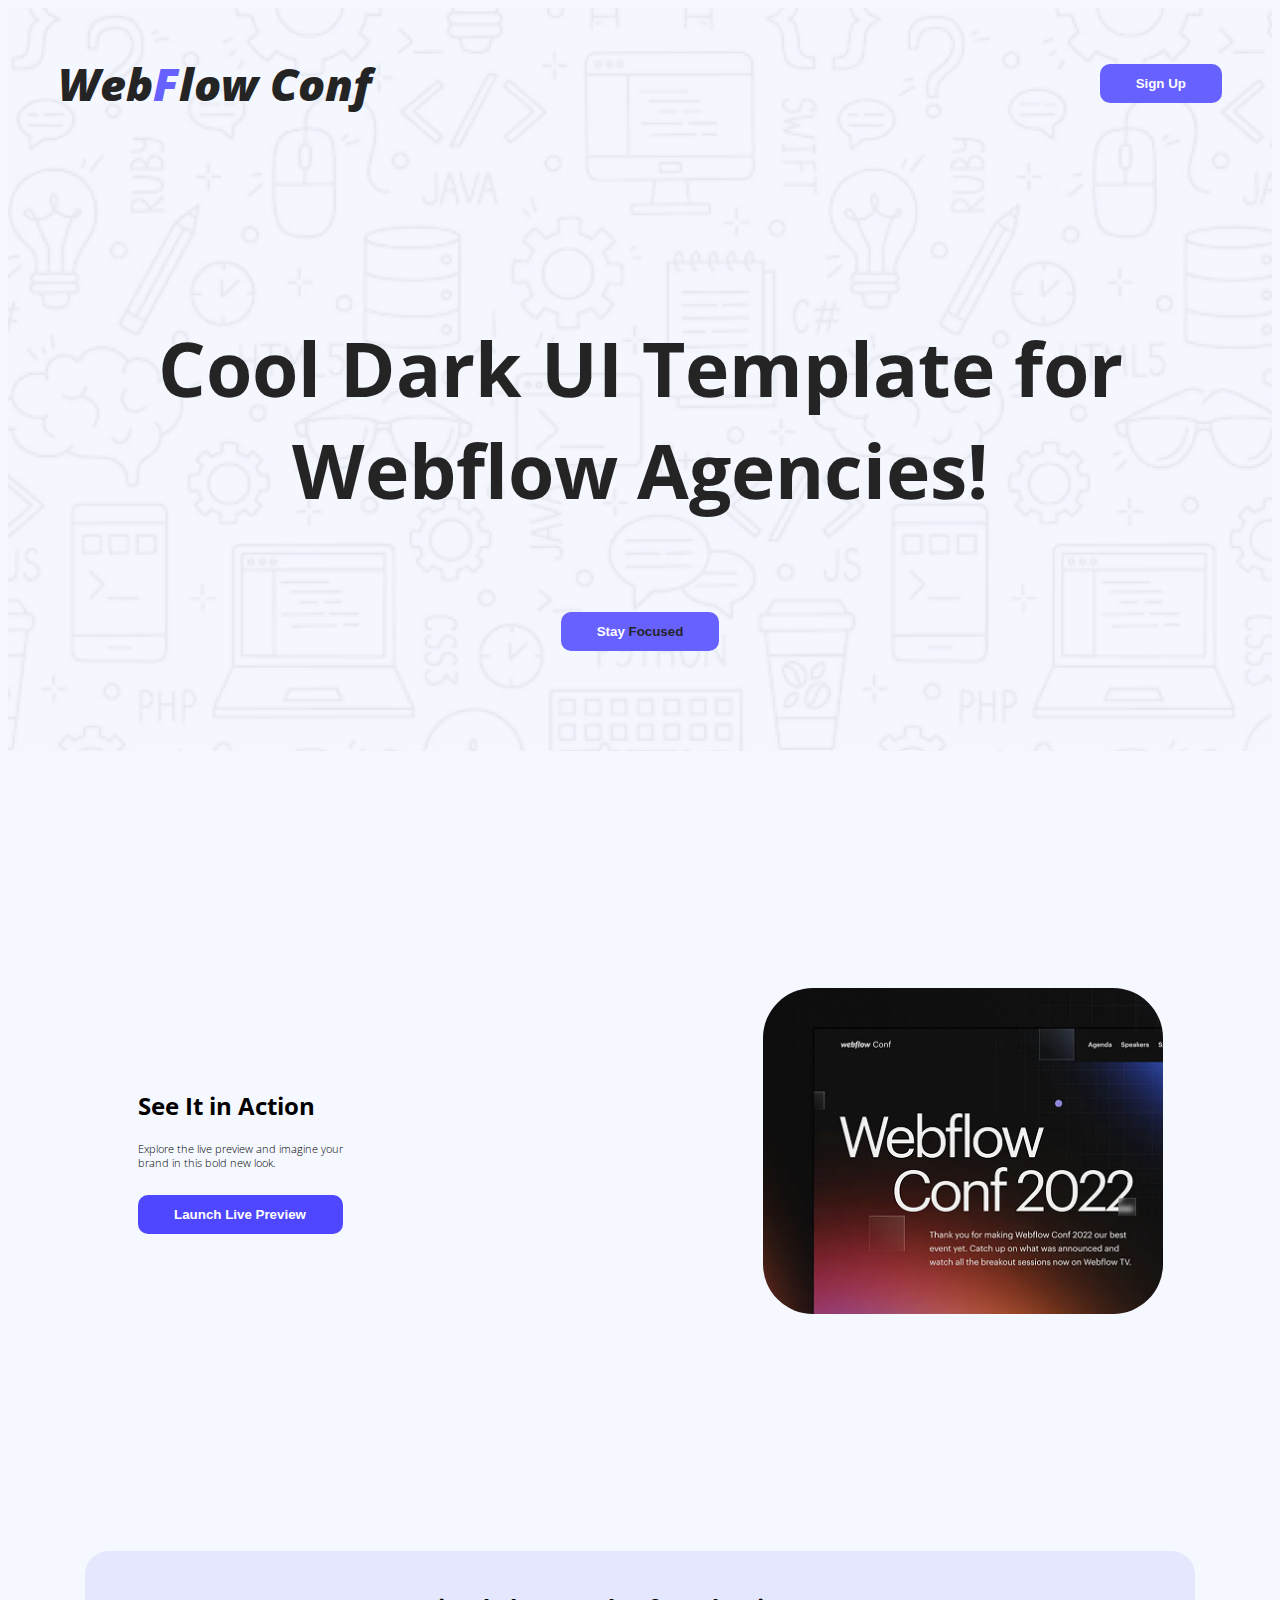
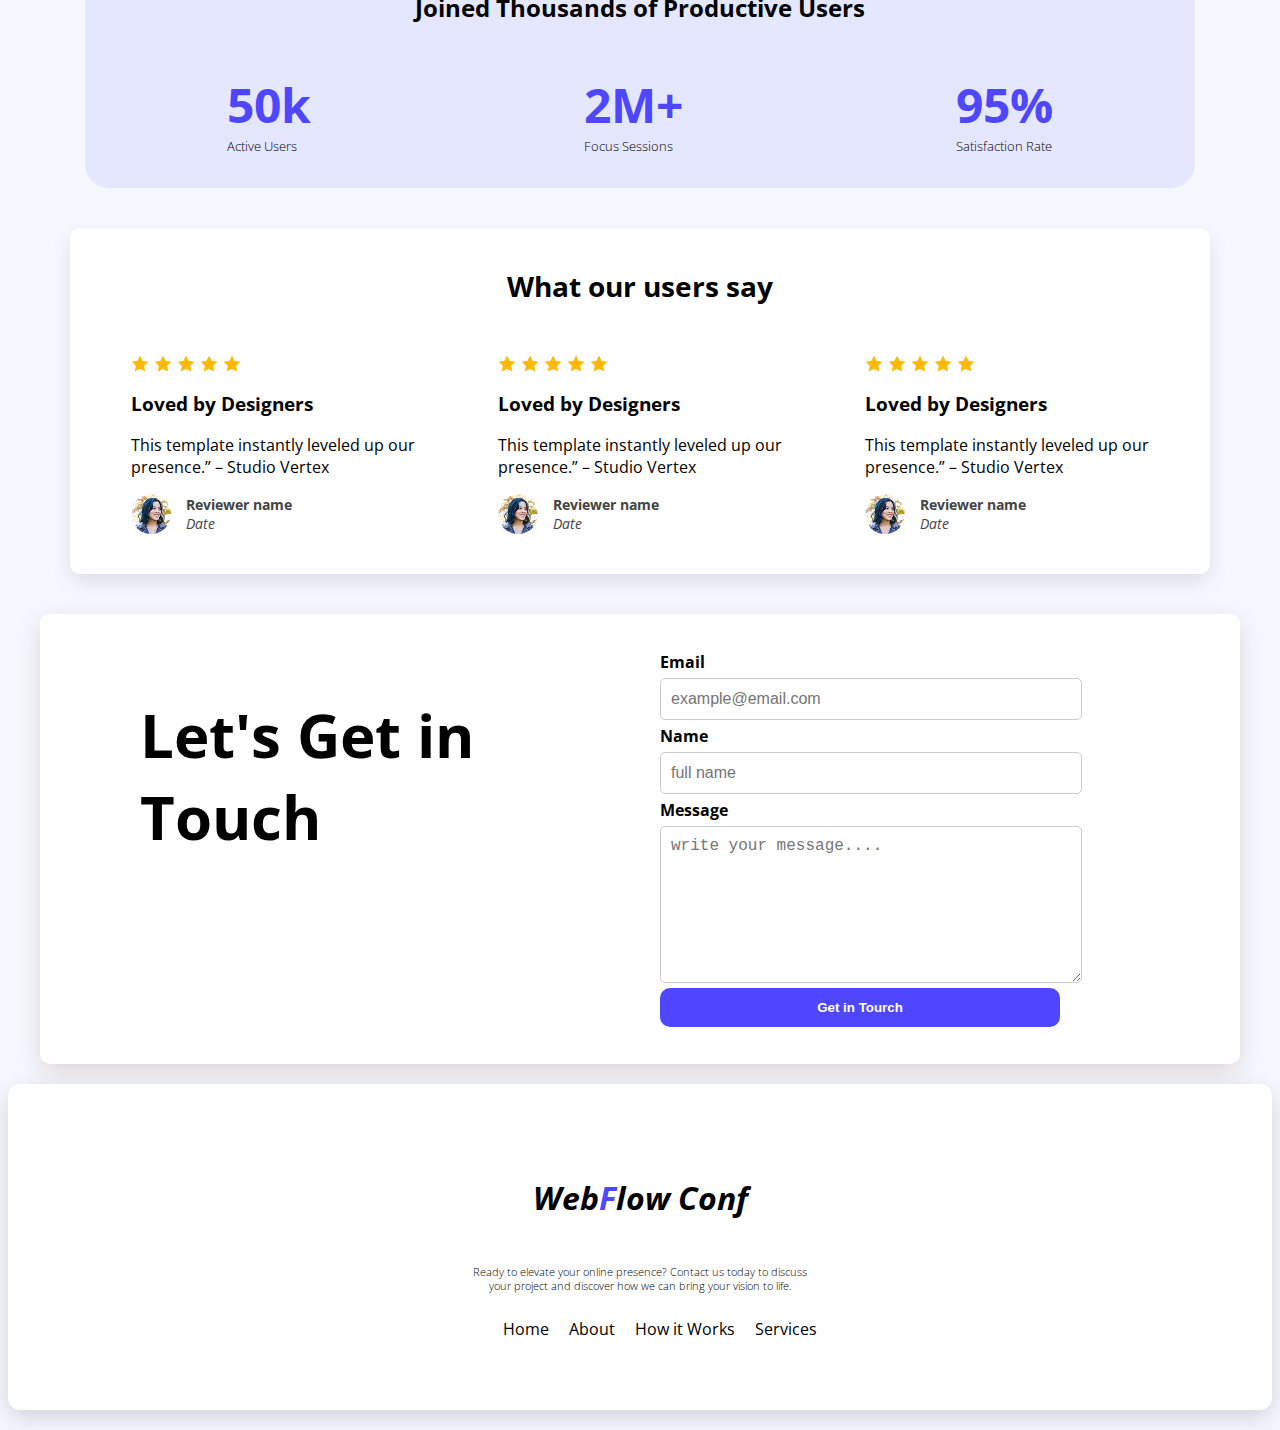
<file: index.html>
<!DOCTYPE html>
<html lang="en">
<head>
    <meta charset="UTF-8">
    <meta name="viewport" content="width=device-width, initial-scale=1.0">
    <title>WebFlow Agencies</title>
    <link rel="preconnect" href="https://fonts.googleapis.com">
    <link rel="preconnect" href="https://fonts.gstatic.com" crossorigin>
    <link href="https://fonts.googleapis.com/css2?family=Open+Sans:ital,wght@0,300..800;1,300..800&display=swap" rel="stylesheet">
    
    <link rel="stylesheet" href="styles/web.css">
</head>
<body>
    <header class="open-sans-normal header">
        <nav>
            <h3 class="nav-title"><em>Web<span class="flow-color">F</span>low Conf</em></h3>

            <ul>
                <li><a href="#"><button class="btn-primary">Sign Up</button></a></li>
            </ul>
        </nav>

        <div class="banner">
            
                <h2>Cool Dark UI Template for<br>Webflow Agencies!</h2>
                <button class="btn-primary">Stay <span class="focused-color">Focused</span></button>

        </div>

    </header>

    <main class="open-sans-normal">
        <section class="section">
            <div class="div">
                <h2>See It in Action</h2>
                <h6>Explore the live preview and imagine your<br>brand in this bold new look.</h6>
                
                <button class="btn-primary">Launch Live Preview</button>
            </div>

            <img src="assets/wc-mini.png" alt="image" class="image">
        
        </section>

        <section class="productive-user">

            <h2>Joined Thousands of Productive Users</h2>
               
            <div class="user-items">
                <div class="user-item">
                    <p class="item-title">50k</p>
                    <p class="item-des">Active Users</p>
                </div>
                <div class="user-item">
                    <p class="item-title">2M+</p>
                    <p class="item-des">Focus Sessions</p>
                </div>
                <div class="user-item">
                    <p class="item-title">95%</p>
                    <p class="item-des">Satisfaction Rate</p>
                </div>
            </div>
            
        </section>

        <section class="users-say">
             <div class="u-title">
                <h1>What our users say</h1>

                <div class="main">
                <div class="users">
                    <div class="stars">
                        <img src="assets/icon-star.png" alt="">
                        <img src="assets/icon-star.png" alt="">
                        <img src="assets/icon-star.png" alt="">
                        <img src="assets/icon-star.png" alt="">
                        <img src="assets/icon-star.png" alt="">
                    </div>
                    <h3>Loved by Designers</h3>
                    <p>This template instantly leveled up our<br>presence.” – Studio Vertex</p>
                    
                    <div class="rev-info">
                        <img src="assets/avatar.png" alt="">
                         <div class="details">
                           <p><strong>Reviewer name</strong></p>
                           <p><em>Date</em></p>
                         </div>
                    </div>  
                </div>

                 <div class="users">
                    <div class="stars">
                        <img src="assets/icon-star.png" alt="">
                        <img src="assets/icon-star.png" alt="">
                        <img src="assets/icon-star.png" alt="">
                        <img src="assets/icon-star.png" alt="">
                        <img src="assets/icon-star.png" alt="">
                    </div>
                    <h3>Loved by Designers</h3>
                    <p>This template instantly leveled up our<br>presence.” – Studio Vertex</p>
                    
                    <div class="rev-info">
                        <img src="assets/avatar.png" alt="">
                         <div class="details">
                           <p><strong>Reviewer name</strong></p>
                           <p><em>Date</em></p>
                         </div>
                    </div>
                </div>

                 <div class="users">
                    <div class="stars">
                        <img src="assets/icon-star.png" alt="">
                        <img src="assets/icon-star.png" alt="">
                        <img src="assets/icon-star.png" alt="">
                        <img src="assets/icon-star.png" alt="">
                        <img src="assets/icon-star.png" alt="">
                    </div>
                    <h3>Loved by Designers</h3>
                    <p>This template instantly leveled up our<br>presence.” – Studio Vertex</p>
                    
                    <div class="rev-info">
                        <img src="assets/avatar.png" alt="">
                         <div class="details">
                           <p><strong>Reviewer name</strong></p>
                           <p><em>Date</em></p>
                         </div>
                    </div>
                </div>


                </div>
                
             </div>
        </section>

        <section class="contact-form">
                <h2>Let's Get in Touch</h2>

                <form class="right-side">
                    <label for="email">Email</label>
                    <input type="email" id="email" name="email" placeholder="example@email.com" required>

                    <label for="name">Name</label>
                    <input type="name" id="name" name="name" placeholder="full name" required>

                    <label for="message">Message</label>
                    <textarea type="message" id="message" name="message" placeholder="write your message...." required></textarea>

                    <button type="submit" class="btn-primary">Get in Tourch</button>
                </form>



        
        </section>



    </main>

    <footer class="open-sans-normal">
        <div class="footer">
            <h1><i>Web<span class="flow-color">F</span>low Conf</i></h1>
            
            <h6>Ready to elevate your online presence? Contact us today to discuss<br>your project and discover how we can bring your vision to life.</h6>
        
             <ul>
                <li>Home</li>
                <li>About</li>
                <li>How it Works</li>
                <li>Services</li>
             </ul>
        </div>

    </footer>
    
</body>
</html>
</file>
<file: styles/web.css>
body{
    background-color: #F5F8FF;
}
/*font....*/

.open-sans-normal {
  font-family: "Open Sans", sans-serif;
  font-optical-sizing: auto;
  font-style: normal;
  font-variation-settings: 
  "wdth" 100;
}

.flow-color{
    color: #4E47FF;
}

.btn-primary{
    background-color: #4E47FF;
    font-weight: bolder;
    color: white;
    padding: 12px 36px;
    border: 5px;
    border-radius: 10px;
    opacity: 100%;

}
.btn-primary:hover{
    background-color: #ffd900;
    box-shadow: 0 8px 16px rgba(0,0,0,0.2);
    transform: scale(1.05);
    cursor: pointer;
}


/* nav section*/

nav{
    display: flex;
    align-items: center;
    justify-content: space-between;
    opacity: 100%;
    margin-top: auto;
    padding: 0 50px;
    gap: 50px;

}

.nav-title{
    font-weight: 800;
    font-size: 45px;

}

nav ul li{
    list-style: none;
}

.banner{
    text-align: center;
    margin-top: 158px;
    font-weight: bolder;
    font-size: 50px;
}
.focused-color{
    color: rgb(0, 0, 0);
}

.header{
    background-image: url(../assets/hero-bg.png);
    background-repeat: no-repeat;
    background-size: cover;
    padding-bottom: 100px;
    opacity: 85%;
    
}

.section{
    display: flex;
    margin: 0 auto;
    justify-content: center;
    align-items: center;
    padding: 200px 0;
    gap: 400px;

    width: 1100px;
    height: 400px;
    
    margin: 0 auto;
}


.div{
  max-width: 500px;
  max-height: 200px;
  display: flex;
  flex-direction: column;
  justify-content: center;
  padding: 20px;
  color: rgb(0, 0, 0);
  text-align: left;
}

.div h2{
    margin-bottom: 20px;

}
.div h6{
    margin-top: 0;
    font-weight: lighter;
}

.image{
    max-width: 400px;
    max-height: 400px;
    border-radius: 50px;
}

.productive-user{

    margin: 0 auto;
    max-width: 1100px;
    max-height: 300px;
    padding: 20px 5px;
    background-color: #E5E7FF;
    border-radius: 24px;
    box-shadow: 0 4 4 0  #00000069 25%;

}
.productive-user h2{
    text-align: top;
    text-align: center;
    margin-bottom: 0;
}

.user-items{
    display: flex;
    justify-content: space-around ;
    margin-top:0;
}
.user-item{
    margin: 0 auto;
    
}
.item-title{
    font-weight:bolder;
    font-size: 3.0rem;
    color:#4E47FF;
    margin-bottom: 0;
}
.item-des{
   
    font-weight: lighter;
    font-size: small;
    flex-direction: column;
    color:black;
    margin-top: 0;
}


.contact-form{

    display: flex;
    margin: 0 auto;
    padding: 20px 20x;
    max-width: 1200px;
    max-height: 650px;
    background-color: hsl(0, 0%, 100%);
    margin-top: 30px;
    justify-content:space-between;
    box-shadow: 0 8px 24px rgb(221, 214, 214);
    border-radius: 10px;
}

.contact-form h2{
    flex:1;
    margin: 0 auto;
    padding: 80px;
    margin-left: 20px;
    font-size: 60PX;
    font-weight: bolder;
    min-width: 400px;;
    
}

.right-side{
    width: 400px;
    height: 450px;
    display: flex;
    flex-direction: column;
    gap: 5px;
    margin-right: 180px;
    justify-content: center;
}

.right-side label{
    font-weight: bolder;
}
.right-side input{
    width: 400px;
    height: 20px;
    padding: 10px;
    font-size:  1rem;
    border: 1px solid #ccc;
    border-radius: 5px;
}
.right-side textarea{
    width: 400px;
    height: 135px;
    padding: 10px;
    font-size:  1rem;
    border: 1px solid #ccc;
    border-radius: 5px;
}

.right-side button{
    width:400pax;
}

.users-say{
   max-width:1100px;
   max-height: 340;
   margin:40px auto;
   padding: 20px;
   background-color:#ffffff ;
   border-radius: 10px;
   box-shadow:0 8px 20px rgba(0, 0, 0, 0.1) ;

}

.u-title h1{
    font-size: 28px;
    text-align: center;
    margin-bottom: 30px;
    color:#000000;
}
.main{
    display: flex;
}
.users{
   max-width:366.7px;
   max-height: 243px;
   margin: 0 auto;
   padding: 20px;
   background-color:#ffffff ;
   border-radius: 10px;
   gap:20px;
}
.stars{
    display: flex;
    gap:5px;
}
.starts img{
    width: 20px;
    height: 20px;
}

.rev-info{
    display: flex;
    align-items: center;
    gap:15px;
    margin-top: 10px;
}
.rev-info img{
    width: 40px;
    height: 40px;
    border-radius: 999px ;
    object-fit: cover;
}
.details p{
    margin: 0;
    font-size: 14px;
    color: #444;
}


.footer{

  display: flex;
  flex-direction: column;
  padding: 70px;
  text-align: center;

  background-color: #ffffff;
  border-radius: 12px;
  box-shadow: 0 8px 24px rgba(0,0,0,0.15);
  margin: 20px auto;
}

.footer h1 {
   font-size: xx-large;
   font-weight: bolder;
}
.footer h6{
   font-weight: lighter;
}

.footer ul{
   display: flex;
   margin: 0 auto;
   gap: 20px;
}

.footer ul li{
    list-style:none;
   
}
.footer ul li a{
    text-decoration: none;
    color:black;
}

.optional{
    display: flex;
    flex-direction: column;
    padding: 100px;
    gap:20px;
    justify-content: center;
    text-align: center;
   
}

.optional h1{
    font: bolder;
    margin: 0 auto;
    font-size: 60px;

}
.optional h6{
    font:lighter;
    margin: 0 auto;
    
}

.optional button{

    width: 200px;
    margin: 0 auto;
}
.optional img{
    border-radius: 48px;
    margin: 0 auto;
    width:1000px;
}
</file>
